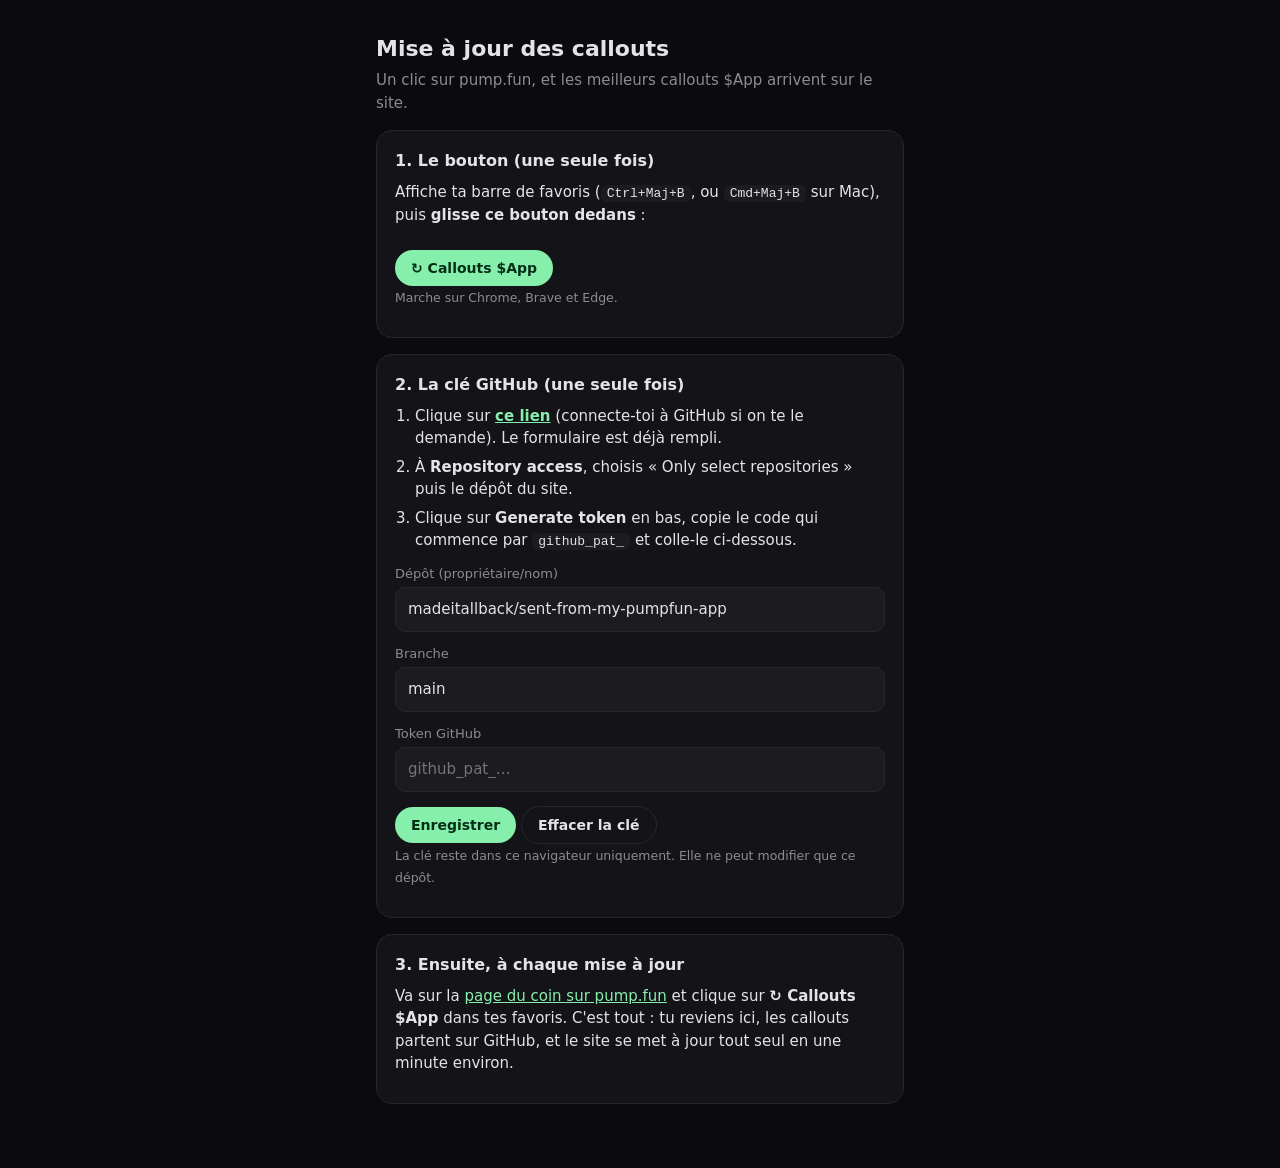
<file: update.html>
<!doctype html>
<html lang="fr">
<head>
<meta charset="utf-8">
<meta name="viewport" content="width=device-width, initial-scale=1">
<meta name="robots" content="noindex">
<title>Mise à jour des callouts</title>
<link rel="icon" href="assets/favicon.png">
<style>
  :root { --bg: #0b0b0e; --surface: #141418; --surface-2: #1b1b20; --line: #26262c; --text: #e4e4e7; --dim: #8b8b94; --green: #86efac; --red: #fca5a5; --sans: "Segoe UI", system-ui, -apple-system, sans-serif; }
  * { box-sizing: border-box; }
  body { margin: 0; background: var(--bg); color: var(--text); font: 15px/1.5 var(--sans); }
  main { max-width: 560px; margin: 0 auto; padding: 32px 16px 64px; }
  h1 { font-size: 22px; margin: 0 0 4px; } h2 { font-size: 16px; margin: 0 0 8px; }
  p { margin: 0 0 10px; } small, .dim { color: var(--dim); }
  .card { background: var(--surface); border: 1px solid var(--line); border-radius: 16px; padding: 18px; margin-top: 16px; }
  label { display: block; font-size: 13px; color: var(--dim); margin: 12px 0 4px; }
  input { width: 100%; background: var(--surface-2); color: var(--text); border: 1px solid var(--line); border-radius: 10px; padding: 10px 12px; font: inherit; }
  button, .bm { display: inline-flex; align-items: center; gap: 8px; margin-top: 14px; padding: 10px 16px; border-radius: 999px; border: 0; background: var(--green); color: #052e16; font: 600 14px var(--sans); cursor: pointer; text-decoration: none; }
  .bm { cursor: grab; }
  button.ghost { background: transparent; color: var(--text); border: 1px solid var(--line); }
  ol { margin: 0; padding-left: 20px; } li { margin-bottom: 6px; }
  .status { margin-top: 16px; padding: 14px; border-radius: 12px; background: var(--surface-2); white-space: pre-line; }
  .ok { color: var(--green); } .err { color: var(--red); }
  code { background: var(--surface-2); padding: 1px 6px; border-radius: 6px; font-size: 13px; }
</style>
</head>
<body>
<main>
  <h1>Mise à jour des callouts</h1>
  <p class="dim">Un clic sur pump.fun, et les meilleurs callouts $App arrivent sur le site.</p>

  <div class="status" id="status" hidden></div>

  <section class="card">
    <h2>1. Le bouton (une seule fois)</h2>
    <p>Affiche ta barre de favoris (<code>Ctrl+Maj+B</code>, ou <code>Cmd+Maj+B</code> sur Mac), puis <b>glisse ce bouton dedans</b> :</p>
    <a class="bm" id="bookmarklet" href="#">↻ Callouts $App</a>
    <p><small>Marche sur Chrome, Brave et Edge.</small></p>
  </section>

  <section class="card">
    <h2>2. La clé GitHub (une seule fois)</h2>
    <ol>
      <li>Clique sur <a href="https://github.com/settings/personal-access-tokens/new?name=Callouts+App&description=Mise+a+jour+des+callouts+du+site&expires_in=none&contents=write" target="_blank" rel="noopener" style="color:var(--green)"><b>ce lien</b></a> (connecte-toi à GitHub si on te le demande). Le formulaire est déjà rempli.</li>
      <li>À <b>Repository access</b>, choisis « Only select repositories » puis le dépôt du site.</li>
      <li>Clique sur <b>Generate token</b> en bas, copie le code qui commence par <code>github_pat_</code> et colle-le ci-dessous.</li>
    </ol>
    <label for="repo">Dépôt (propriétaire/nom)</label>
    <input id="repo" placeholder="madeitallback/sent-from-my-pumpfun-app" autocomplete="off" spellcheck="false">
    <label for="branch">Branche</label>
    <input id="branch" placeholder="main" autocomplete="off" spellcheck="false">
    <label for="token">Token GitHub</label>
    <input id="token" type="password" placeholder="github_pat_…" autocomplete="off" spellcheck="false">
    <button type="button" id="save">Enregistrer</button>
    <button type="button" class="ghost" id="forget">Effacer la clé</button>
    <p><small>La clé reste dans ce navigateur uniquement. Elle ne peut modifier que ce dépôt.</small></p>
  </section>

  <section class="card">
    <h2>3. Ensuite, à chaque mise à jour</h2>
    <p>Va sur la <a id="coinLink" href="#" target="_blank" rel="noopener" style="color:var(--green)">page du coin sur pump.fun</a> et clique sur <b>↻ Callouts $App</b> dans tes favoris. C'est tout : tu reviens ici, les callouts partent sur GitHub, et le site se met à jour tout seul en une minute environ.</p>
  </section>
</main>

<script>
(() => {
  const CA = "49nkLrXi8nCZBVKsShDNasEtPe4Vn1mx9Xbr3kTa8pTL";
  const FILE = "data/callouts.json";
  const $ = (id) => document.getElementById(id);
  const store = {
    get: (k) => { try { return localStorage.getItem("sfm-upd-" + k) || ""; } catch { return ""; } },
    set: (k, v) => { try { v ? localStorage.setItem("sfm-upd-" + k, v) : localStorage.removeItem("sfm-upd-" + k); } catch {} }
  };
  const say = (msg, cls) => { const s = $("status"); s.hidden = false; s.className = "status " + (cls || ""); s.textContent = msg; };
  $("coinLink").href = "https://pump.fun/coin/" + CA;

  // ---------- the bookmarklet: runs on pump.fun, reads the callouts, brings them back here in the URL hash
  // (no comments with // inside: it becomes a one-line javascript: link)
  function grab(SITE, CA) {
    if (!/(^|\.)pump\.fun$/.test(location.hostname)) { alert("Ouvre d'abord la page du coin sur pump.fun, puis reclique."); location.href = "https://pump.fun/coin/" + CA; return; }
    const clean = (s) => { s = (s || "").replace(/@\[([^\]]+)\]\([^)]*\)/g, "@$1").trim(); return s.length > 280 ? s.slice(0, 277).replace(/\s+\S*$/, "") + "…" : s; };
    fetch("https://frontend-api-v3.pump.fun/mint-positions/" + CA + "?sortBy=RANKED&withThesis=true&pageSize=50&platform=WEB")
      .then((r) => { if (!r.ok) throw new Error("pump.fun " + r.status); return r.json(); })
      .then((j) => {
        const callouts = (j.positions || []).filter((p) => p.callout && p.callout.thesis && !p.lowQuality).slice(0, 24).map((p, i) => {
          const c = p.callout, top = (c.updates || []).filter((u) => u.content).sort((a, b) => b.likeCount - a.likeCount)[0];
          return { rank: i + 1, id: c.calloutId, user: p.userName, x: p.xUsername || null, avatar: p.profileImage || null, wallet: p.walletAddress,
            thesis: clean(c.thesis), update: top ? clean(top.content) : null, at: c.calloutTimestamp, mcap: Math.round(c.calledOutAtMcap || 0),
            peak: +(c.maxMultiplier || 0).toFixed(1), likes: c.likes || 0, views: c.viewCount || 0, replies: c.replyCount || 0 };
        });
        if (!callouts.length) throw new Error("aucun callout trouvé");
        location.href = SITE + "/update#" + encodeURIComponent(JSON.stringify({ updated: new Date().toISOString(), mint: CA, callouts }));
      })
      .catch((e) => alert("Impossible de lire les callouts : " + e.message + ". Recharge la page pump.fun et reclique."));
  }
  $("bookmarklet").href = "javascript:(" + encodeURIComponent(grab.toString()) + ")(" + encodeURIComponent(JSON.stringify(location.origin)) + "," + encodeURIComponent(JSON.stringify(CA)) + ")";
  $("bookmarklet").addEventListener("click", (e) => { e.preventDefault(); say("Ne clique pas ici : glisse ce bouton dans ta barre de favoris, puis utilise-le sur la page pump.fun.", "err"); });

  // ---------- settings
  $("repo").value = store.get("repo") || "madeitallback/sent-from-my-pumpfun-app";
  $("branch").value = store.get("branch") || "main";
  $("token").value = store.get("token");
  $("save").addEventListener("click", () => {
    store.set("repo", $("repo").value.trim()); store.set("branch", $("branch").value.trim() || "main"); store.set("token", $("token").value.trim());
    say(store.get("token") ? "Enregistré. Tu peux utiliser le bouton sur pump.fun." : "Il manque le token GitHub.", store.get("token") ? "ok" : "err");
  });
  $("forget").addEventListener("click", () => { store.set("token", ""); $("token").value = ""; say("Clé effacée de ce navigateur.", "ok"); });

  // ---------- incoming callouts: check them, then commit data/callouts.json to GitHub (Vercel redeploys on its own)
  const isUrl = (u) => u == null || /^https:\/\/[^\s"'<>]+$/.test(u);
  function valid(d) {
    if (!d || d.mint !== CA || !Array.isArray(d.callouts) || !d.callouts.length || d.callouts.length > 50) return false;
    return d.callouts.every((c) => c && typeof c.id === "string" && typeof c.user === "string" && typeof c.thesis === "string" &&
      c.thesis.length <= 300 && (c.update == null || (typeof c.update === "string" && c.update.length <= 300)) &&
      isUrl(c.avatar) && [c.rank, c.mcap, c.peak, c.likes].every((n) => typeof n === "number" && isFinite(n)));
  }
  const b64 = (s) => { const bytes = new TextEncoder().encode(s); let bin = ""; bytes.forEach((b) => { bin += String.fromCharCode(b); }); return btoa(bin); };
  async function publish(d, { repo, branch, token }, fetchFn = fetch) {
    const api = `https://api.github.com/repos/${repo}/contents/${FILE}`;
    const h = { Authorization: "Bearer " + token, Accept: "application/vnd.github+json", "X-GitHub-Api-Version": "2022-11-28" };
    const cur = await fetchFn(`${api}?ref=${encodeURIComponent(branch)}`, { headers: h });
    if (cur.status === 401 || cur.status === 403) throw new Error("le token GitHub est refusé (vérifie qu'il a accès au dépôt avec Contents en Read and write)");
    if (!cur.ok && cur.status !== 404) throw new Error("GitHub " + cur.status);
    const sha = cur.ok ? (await cur.json()).sha : undefined;
    const body = { message: `Callouts: ${d.callouts.length} from pump.fun`, content: b64(JSON.stringify(d, null, 1) + "\n"), branch };
    if (sha) body.sha = sha;
    const put = await fetchFn(api, { method: "PUT", headers: { ...h, "Content-Type": "application/json" }, body: JSON.stringify(body) });
    if (!put.ok) throw new Error("GitHub " + put.status + " : " + ((await put.json().catch(() => ({}))).message || ""));
    return (await put.json()).commit;
  }
  window.__sfmUpdate = { valid, publish }; // used by the local tests only

  async function incoming() {
    if (location.hash.length < 2) return;
    let d;
    try { d = JSON.parse(decodeURIComponent(location.hash.slice(1))); } catch { d = null; }
    history.replaceState(null, "", location.pathname);
    if (!valid(d)) { say("Les données reçues ne ressemblent pas à des callouts $App. Rien n'a été envoyé.", "err"); return; }
    const cfg = { repo: store.get("repo"), branch: store.get("branch") || "main", token: store.get("token") };
    if (!cfg.repo || !cfg.token) { say("Callouts reçus, mais la clé GitHub n'est pas enregistrée. Remplis l'étape 2 ci-dessous, puis reclique sur le bouton depuis pump.fun.", "err"); return; }
    const top = d.callouts.slice(0, 3).map((c) => `#${c.rank} ${c.user}`).join(", ");
    say(`Envoi de ${d.callouts.length} callouts sur GitHub…`);
    try {
      await publish(d, cfg);
      say(`C'est parti ✓ ${d.callouts.length} callouts envoyés (${top}…).\nLe site se met à jour tout seul d'ici une minute environ.`, "ok");
    } catch (e) {
      say("Échec de l'envoi : " + e.message, "err");
    }
  }
  incoming();
})();
</script>
</body>
</html>
</file>
